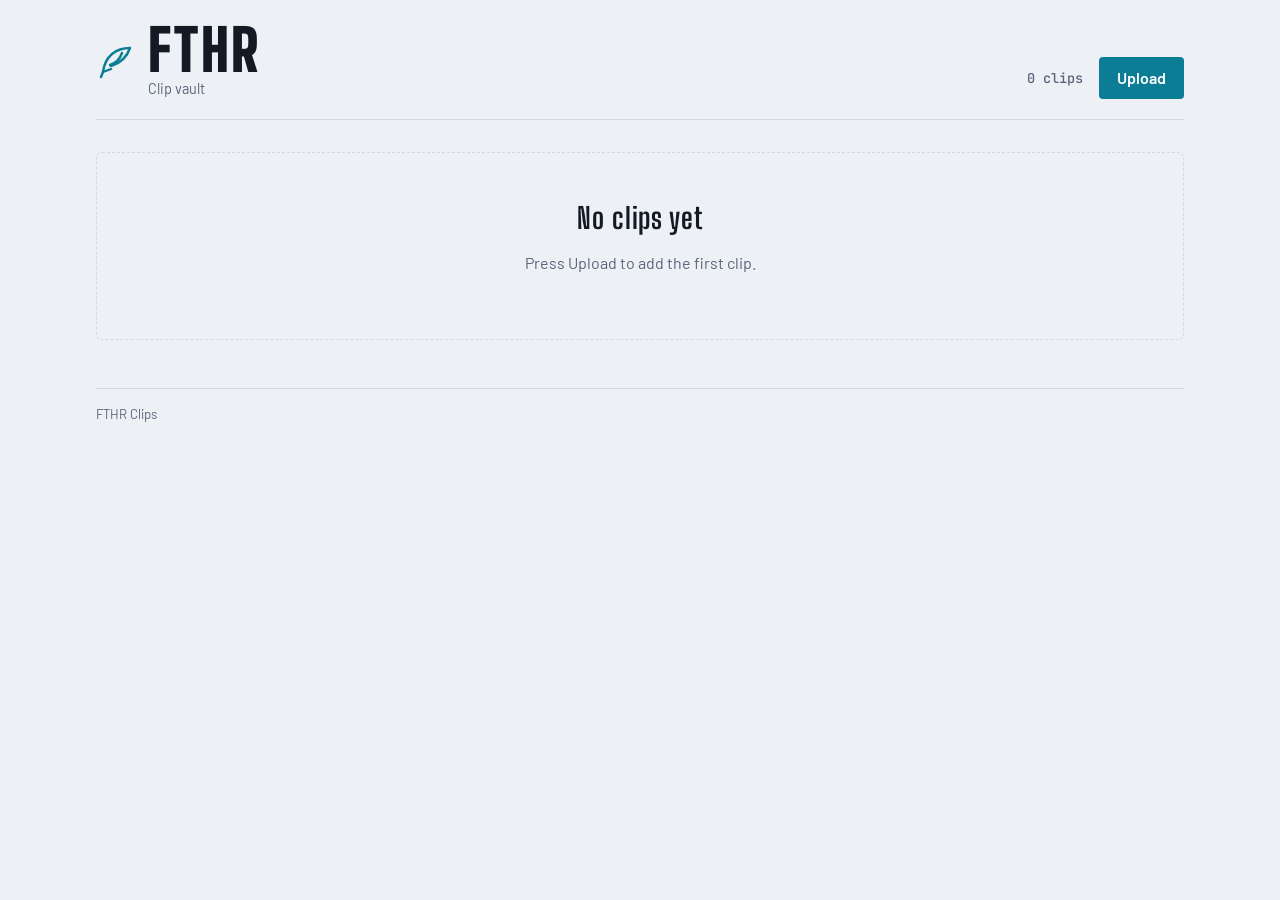
<file: index.html>
<!doctype html>
<html lang="en">
<head>
<meta charset="utf-8">
<meta name="viewport" content="width=device-width, initial-scale=1">
<title>FTHR Clips</title>
<meta name="description" content="FTHR clip vault. Watch and share gameplay clips.">
<link rel="preconnect" href="https://fonts.googleapis.com">
<link rel="preconnect" href="https://fonts.gstatic.com" crossorigin>
<link rel="stylesheet" href="https://fonts.googleapis.com/css2?family=Big+Shoulders+Display:wght@700;900&family=Barlow:wght@400;500;600&family=JetBrains+Mono:wght@500&display=swap">
<link rel="stylesheet" href="style.css">
</head>
<body>
<div class="wrap">
  <header class="mast">
    <a class="brand" href="./" aria-label="FTHR Clips home">
      <svg viewBox="0 0 40 40" fill="none" stroke="currentColor" stroke-width="2.4" stroke-linecap="round" stroke-linejoin="round" aria-hidden="true"><path d="M34 6C20 6 9 14 7 30l-2 5"/><path d="M34 6c-3 9-9 15-19 18"/><path d="M26 11c-2 6-6 10-12 12"/><path d="M7 30l8-3"/></svg>
      <div><h1>FTHR</h1><p>Clip vault</p></div>
    </a>
    <div class="right">
      <span class="count" id="count"></span>
      <a class="btn" href="upload.html">Upload</a>
    </div>
  </header>

  <nav class="chips" id="chips" aria-label="Filter by tag"></nav>
  <main id="main"></main>

  <footer><span>FTHR Clips</span></footer>
</div>

<script>
(function () {
  'use strict';
  var $ = function (id) { return document.getElementById(id); };
  var clips = [], tagFilter = 'all';

  function el(tag, cls, text) { var n = document.createElement(tag); if (cls) n.className = cls; if (text != null) n.textContent = text; return n; }
  function fmtDur(s) { if (!isFinite(s) || !s) return ''; s = Math.round(s); return Math.floor(s / 60) + ':' + String(s % 60).padStart(2, '0'); }
  function fmtDate(iso) { try { return new Date(iso).toLocaleDateString(undefined, { day: 'numeric', month: 'short', year: 'numeric' }); } catch (e) { return ''; } }

  function copyText(text, input, done) {
    function fallback() { input.hidden = false; input.focus(); input.select(); try { document.execCommand('copy'); } catch (e) { /* user can copy manually */ } done(); }
    if (navigator.clipboard && navigator.clipboard.writeText) navigator.clipboard.writeText(text).then(done, fallback); else fallback();
  }

  function clipCard(c, feature) {
    var card = el('article', 'card' + (feature ? ' feature' : ''));
    var a = el('a', 'thumb'); a.href = '?c=' + encodeURIComponent(c.id); a.setAttribute('aria-label', 'Watch ' + c.title);
    var v = document.createElement('video'); v.muted = true; v.preload = 'metadata'; v.setAttribute('playsinline', ''); v.src = 'clips/' + encodeURIComponent(c.file) + '#t=0.1'; a.appendChild(v);
    var p = el('span', 'play'); p.appendChild(document.createElement('i')); a.appendChild(p);
    if (c.dur) a.appendChild(el('span', 'dur', fmtDur(c.dur)));
    card.appendChild(a);
    var m = el('div', 'meta'), h = el('h2'), t = el('a', null, c.title); t.href = a.href; h.appendChild(t); m.appendChild(h);
    var r = el('div', 'row'); r.appendChild(el('span', 'tag', c.tag || 'Clip')); r.appendChild(el('span', null, fmtDate(c.date))); m.appendChild(r);
    card.appendChild(m); return card;
  }

  function renderList() {
    $('count').textContent = clips.length + (clips.length === 1 ? ' clip' : ' clips');
    var tags = []; clips.forEach(function (c) { if (c.tag && tags.indexOf(c.tag) < 0) tags.push(c.tag); });
    if (tagFilter !== 'all' && tags.indexOf(tagFilter) < 0) tagFilter = 'all';
    var chips = $('chips'); chips.innerHTML = '';
    if (tags.length) ['all'].concat(tags).forEach(function (t) {
      var b = el('button', 'chip', t === 'all' ? 'All' : t); b.type = 'button'; b.setAttribute('aria-pressed', String(t === tagFilter));
      b.onclick = function () { tagFilter = t; renderList(); }; chips.appendChild(b);
    });
    var main = $('main'); main.innerHTML = '';
    var list = clips.filter(function (c) { return tagFilter === 'all' || c.tag === tagFilter; });
    if (!list.length) {
      var e = el('div', 'empty'); e.appendChild(el('h2', null, clips.length ? 'Nothing under this tag' : 'No clips yet'));
      e.appendChild(el('p', null, clips.length ? 'Pick another tag above.' : 'Press Upload to add the first clip.')); main.appendChild(e); return;
    }
    var grid = el('div', 'grid'); list.forEach(function (c, i) { grid.appendChild(clipCard(c, i === 0 && tagFilter === 'all')); }); main.appendChild(grid);
  }

  function renderWatch(id) {
    $('chips').innerHTML = ''; $('count').textContent = '';
    var main = $('main'); main.innerHTML = '';
    var c = clips.filter(function (x) { return x.id === id; })[0];
    if (!c) {
      var e = el('div', 'empty'); e.appendChild(el('h2', null, 'Clip not found'));
      e.appendChild(el('p', null, 'If it was just uploaded, the site needs about a minute to publish it. Reload in a moment.'));
      var back = el('a', 'btn ghost', 'All clips'); back.href = './'; e.appendChild(back); main.appendChild(e); return;
    }
    document.title = c.title + ' | FTHR Clips';
    var w = el('section', 'watch'), v = document.createElement('video');
    v.controls = true; v.preload = 'metadata'; v.setAttribute('playsinline', ''); v.src = 'clips/' + encodeURIComponent(c.file); w.appendChild(v);
    w.appendChild(el('h2', null, c.title));
    var sub = el('div', 'sub'); if (c.tag) sub.appendChild(el('span', 'tag', c.tag)); sub.appendChild(el('span', null, fmtDate(c.date)));
    if (c.dur) sub.appendChild(el('span', null, fmtDur(c.dur))); w.appendChild(sub);
    var acts = el('div', 'actions');
    var share = el('button', 'btn', 'Copy link'), inp = el('input'); inp.type = 'text'; inp.value = location.href; inp.hidden = true; inp.setAttribute('aria-label', 'Clip link');
    share.type = 'button'; share.onclick = function () { copyText(location.href, inp, function () { share.textContent = 'Copied'; setTimeout(function () { share.textContent = 'Copy link'; }, 1600); }); };
    var dl = el('a', 'btn ghost', 'Open video file'); dl.href = v.src;
    var all = el('a', 'btn ghost', 'All clips'); all.href = './';
    acts.appendChild(share); acts.appendChild(inp); acts.appendChild(dl); acts.appendChild(all); w.appendChild(acts); main.appendChild(w);
  }

  function route() {
    var id = new URLSearchParams(location.search).get('c');
    if (id) renderWatch(id); else renderList();
  }

  async function loadClips() {
    try {
      var res = await fetch('clips.json?t=' + Date.now(), { cache: 'no-store' });
      if (!res.ok) throw new Error('HTTP ' + res.status);
      var d = await res.json(); clips = Array.isArray(d) ? d : [];
    } catch (e) {
      var main = $('main'); main.innerHTML = '';
      var box = el('div', 'empty'); box.appendChild(el('h2', null, 'Could not load clips'));
      box.appendChild(el('p', null, location.protocol === 'file:' ? 'Open this page through your live site or a local web server. Browsers block loading clips.json from a file:// address.' : 'clips.json is missing or unreadable. Check the repository.'));
      main.appendChild(box); return false;
    }
    return true;
  }

  loadClips().then(function (ok) { if (ok) route(); });
})();
</script>
</body>
</html>
</file>
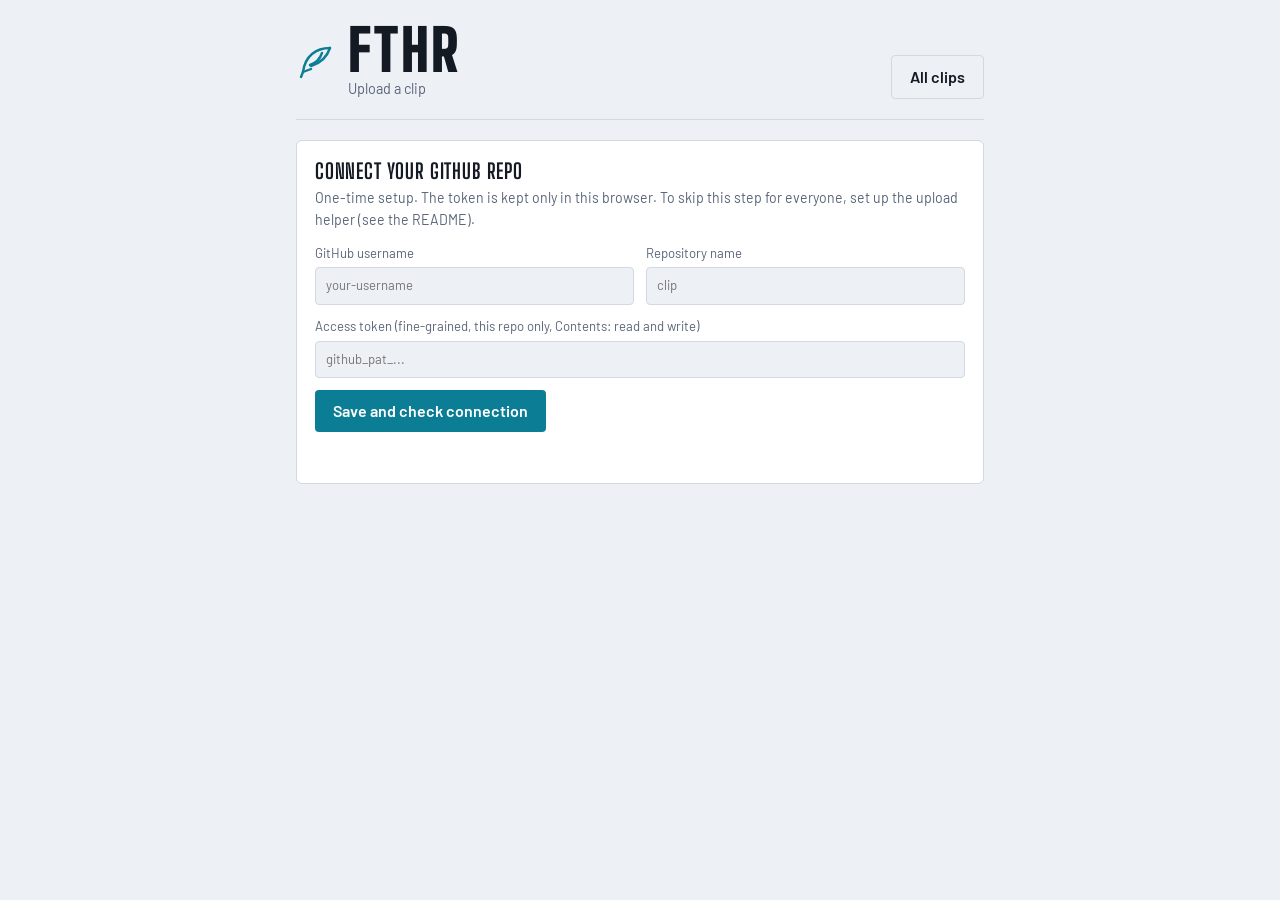
<file: upload.html>
<!doctype html>
<html lang="en">
<head>
<meta charset="utf-8">
<meta name="viewport" content="width=device-width, initial-scale=1">
<title>Upload | FTHR Clips</title>
<meta name="robots" content="noindex">
<link rel="preconnect" href="https://fonts.googleapis.com">
<link rel="preconnect" href="https://fonts.gstatic.com" crossorigin>
<link rel="stylesheet" href="https://fonts.googleapis.com/css2?family=Big+Shoulders+Display:wght@700;900&family=Barlow:wght@400;500;600&family=JetBrains+Mono:wght@500&display=swap">
<link rel="stylesheet" href="style.css">
</head>
<body>
<div class="wrap narrow">
  <header class="mast">
    <a class="brand" href="./" aria-label="FTHR Clips home">
      <svg viewBox="0 0 40 40" fill="none" stroke="currentColor" stroke-width="2.4" stroke-linecap="round" stroke-linejoin="round" aria-hidden="true"><path d="M34 6C20 6 9 14 7 30l-2 5"/><path d="M34 6c-3 9-9 15-19 18"/><path d="M26 11c-2 6-6 10-12 12"/><path d="M7 30l8-3"/></svg>
      <div><h1>FTHR</h1><p>Upload a clip</p></div>
    </a>
    <div class="right"><a class="btn ghost" href="./">All clips</a></div>
  </header>

  <section class="panel">
    <h2 id="panel-title">Upload a clip</h2>
    <p class="hint" id="panel-hint">Pick a video and press upload. You get a link to share with friends.</p>

    <form class="form" id="setup" autocomplete="off" hidden>
      <label>GitHub username <input type="text" id="s-owner" placeholder="your-username" spellcheck="false"></label>
      <label>Repository name <input type="text" id="s-repo" placeholder="clip" spellcheck="false"></label>
      <label class="full">Access token (fine-grained, this repo only, Contents: read and write)
        <input type="password" id="s-token" placeholder="github_pat_..." spellcheck="false">
      </label>
      <div class="full"><button class="btn" id="s-save" type="submit">Save and check connection</button></div>
    </form>

    <form class="form" id="upform" autocomplete="off" hidden>
      <label class="full"><span id="file-label">Video file</span>
        <input type="file" id="u-file" accept="video/*">
      </label>
      <label>Title <input type="text" id="u-title" maxlength="80" placeholder="1v4 clutch on Ascent"></label>
      <label>Tag <input type="text" id="u-tag" maxlength="24" placeholder="Valorant"></label>
      <div><button class="btn" id="u-go" type="submit">Upload and get link</button></div>
    </form>

    <p class="status" id="status" role="status"></p>
    <div class="result" id="result" hidden></div>
    <p class="note" id="who" hidden></p>
  </section>
</div>

<script>
(function () {
  'use strict';

  // <core> Upload helpers. Kept free of DOM access so they can be tested on their own.
  var API = 'https://api.github.com';
  var MAX_BYTES_TOKEN = 50 * 1024 * 1024;
  var MAX_BYTES_HELPER = 25 * 1024 * 1024;

  function encodePath(p) { return p.split('/').map(encodeURIComponent).join('/'); }
  function utf8ToB64(str) {
    var bytes = new TextEncoder().encode(str), bin = '', i, CH = 0x8000;
    for (i = 0; i < bytes.length; i += CH) bin += String.fromCharCode.apply(null, bytes.subarray(i, i + CH));
    return btoa(bin);
  }
  function b64ToUtf8(b64) {
    var bin = atob(String(b64).replace(/\s/g, '')), bytes = new Uint8Array(bin.length), i;
    for (i = 0; i < bin.length; i++) bytes[i] = bin.charCodeAt(i);
    return new TextDecoder().decode(bytes);
  }
  function ghError(res, body) {
    var msg = (body && body.message) || ('HTTP ' + res.status);
    var e = new Error(res.status === 401 ? 'GitHub rejected the token. Check that it is correct and has not expired.' :
      res.status === 403 ? 'GitHub refused the request (' + msg + '). The token may lack Contents: read and write on this repo.' :
      res.status === 404 ? 'Repository or file not found. Check the username, repository name and token access.' : msg);
    e.status = res.status; return e;
  }
  async function gh(cfg, method, path, body) {
    var res = await fetch(API + path, {
      method: method,
      headers: { 'Accept': 'application/vnd.github+json', 'Authorization': 'Bearer ' + cfg.token, 'X-GitHub-Api-Version': '2022-11-28', 'Content-Type': 'application/json' },
      body: body ? JSON.stringify(body) : undefined
    });
    var data = null; try { data = await res.json(); } catch (e) { data = null; }
    if (!res.ok) throw ghError(res, data);
    return data;
  }
  function repoPath(cfg) { return '/repos/' + encodeURIComponent(cfg.owner) + '/' + encodeURIComponent(cfg.repo); }
  async function repoInfo(cfg) {
    var d = await gh(cfg, 'GET', repoPath(cfg));
    return { branch: d.default_branch, canPush: !!(d.permissions && d.permissions.push) };
  }
  async function getFile(cfg, path) {
    try {
      var d = await gh(cfg, 'GET', repoPath(cfg) + '/contents/' + encodePath(path) + '?ref=' + encodeURIComponent(cfg.branch));
      return { sha: d.sha, text: b64ToUtf8(d.content || '') };
    } catch (e) { if (e.status === 404) return null; throw e; }
  }
  async function putFile(cfg, path, b64, message, sha) {
    var body = { message: message, content: b64, branch: cfg.branch };
    if (sha) body.sha = sha;
    return gh(cfg, 'PUT', repoPath(cfg) + '/contents/' + encodePath(path), body);
  }
  async function updateManifest(cfg, mutate, message) {
    var attempt, last;
    for (attempt = 0; attempt < 3; attempt++) {
      var f = await getFile(cfg, 'clips.json'), list = [];
      if (f) { try { list = JSON.parse(f.text); } catch (e) { throw new Error('clips.json in the repo is not valid JSON. Fix or delete it, then try again.'); } }
      if (!Array.isArray(list)) throw new Error('clips.json in the repo must be a list.');
      list = mutate(list.slice());
      try {
        await putFile(cfg, 'clips.json', utf8ToB64(JSON.stringify(list, null, 2) + '\n'), message, f ? f.sha : undefined);
        return list;
      } catch (e) { last = e; if (e.status !== 409 && e.status !== 422) throw e; }
    }
    throw last;
  }
  function newId() {
    var a = new Uint8Array(5), s = '', i;
    (self.crypto || window.crypto).getRandomValues(a);
    for (i = 0; i < a.length; i++) s += a[i].toString(36).padStart(2, '0').slice(-2);
    return s.slice(0, 8);
  }
  function safeExt(name) {
    var m = /\.([A-Za-z0-9]{2,5})$/.exec(name || ''), e = m ? m[1].toLowerCase() : '';
    return ['mp4', 'webm', 'mov', 'm4v', 'ogv'].indexOf(e) >= 0 ? e : 'mp4';
  }
  // Mode 1: upload straight to GitHub with the owner's token.
  async function uploadWithToken(cfg, b64, ext, meta) {
    var id = newId(), file = id + '.' + ext;
    await putFile(cfg, 'clips/' + file, b64, 'Add clip ' + id);
    var entry = { id: id, title: meta.title, tag: meta.tag, file: file, date: new Date().toISOString(), size: meta.size, dur: meta.dur };
    try { await updateManifest(cfg, function (l) { l.unshift(entry); return l; }, 'List clip ' + id); }
    catch (e) { e.uploadedFile = file; throw e; }
    return { id: id, file: file };
  }
  // Mode 2: send to the upload helper (Cloudflare Worker), no login needed.
  async function uploadWithHelper(endpoint, b64, ext, meta) {
    var res;
    try {
      res = await fetch(endpoint, {
        method: 'POST',
        headers: { 'Content-Type': 'text/plain', 'X-Title': encodeURIComponent(meta.title), 'X-Tag': encodeURIComponent(meta.tag), 'X-Ext': ext, 'X-Size': String(meta.size), 'X-Dur': String(meta.dur) },
        body: b64
      });
    } catch (e) { throw new Error('Could not reach the upload helper. Check your connection, and that the helper address in config.json is correct.'); }
    var data = null; try { data = await res.json(); } catch (e) { data = null; }
    if (!res.ok || !data || !data.id) {
      var err = new Error((data && data.error) || 'The upload helper returned an error (' + res.status + ').');
      if (data && data.file) err.uploadedFile = data.file;
      throw err;
    }
    return { id: data.id, file: data.file };
  }
  // </core>

  if (typeof document === 'undefined') { self.__core = { uploadWithToken: uploadWithToken, uploadWithHelper: uploadWithHelper, repoInfo: repoInfo, utf8ToB64: utf8ToB64, b64ToUtf8: b64ToUtf8, safeExt: safeExt, newId: newId }; return; }

  // ---------- page ----------
  var $ = function (id) { return document.getElementById(id); };
  var LS = 'fthr.github';
  var cfg = null, endpoint = '', busy = false;

  function el(tag, cls, text) { var n = document.createElement(tag); if (cls) n.className = cls; if (text != null) n.textContent = text; return n; }
  function fmtMB(b) { return (b / 1048576).toFixed(1) + ' MB'; }
  function setStatus(msg, kind) { var s = $('status'); s.textContent = msg || ''; s.className = 'status' + (kind ? ' ' + kind : ''); }

  function loadCfg() { try { var c = JSON.parse(localStorage.getItem(LS) || 'null'); return c && c.owner && c.repo && c.token ? c : null; } catch (e) { return null; } }
  function storeCfg(c) { try { localStorage.setItem(LS, JSON.stringify(c)); } catch (e) { /* token stays in memory for this visit */ } }
  function forgetCfg() { try { localStorage.removeItem(LS); } catch (e) { /* ignore */ } }

  function detect() {
    var h = location.hostname;
    if (/\.github\.io$/i.test(h)) {
      var seg = location.pathname.split('/').filter(Boolean)[0];
      return { owner: h.split('.')[0], repo: seg && seg !== 'upload' && !/\.html?$/i.test(seg) ? seg : h };
    }
    return { owner: '', repo: '' };
  }
  function siteBase() {
    var local = !/^https?:$/.test(location.protocol) || /^(localhost|127\.|\[::1\])/.test(location.hostname);
    if (!local) return location.origin + location.pathname.replace(/[^/]*$/, '');
    if (cfg) { var o = cfg.owner, r = cfg.repo; return r.toLowerCase() === (o + '.github.io').toLowerCase() ? 'https://' + o + '.github.io/' : 'https://' + o + '.github.io/' + r + '/'; }
    return location.origin + location.pathname.replace(/[^/]*$/, '');
  }

  function copyText(text, input, done) {
    function fallback() { input.focus(); input.select(); try { document.execCommand('copy'); } catch (e) { /* user can copy manually */ } done(); }
    if (navigator.clipboard && navigator.clipboard.writeText) navigator.clipboard.writeText(text).then(done, fallback); else fallback();
  }
  function linkRow(label, url) {
    var r = el('div', 'linkrow'), l = el('label', null, label), i = el('input'), b = el('button', 'btn ghost', 'Copy');
    i.type = 'text'; i.readOnly = true; i.value = url; i.setAttribute('aria-label', label); b.type = 'button';
    i.addEventListener('focus', function () { i.select(); });
    b.onclick = function () { copyText(url, i, function () { b.textContent = 'Copied'; setTimeout(function () { b.textContent = 'Copy'; }, 1600); }); };
    r.appendChild(l); r.appendChild(i); r.appendChild(b); return r;
  }

  function maxBytes() { return endpoint ? MAX_BYTES_HELPER : MAX_BYTES_TOKEN; }
  function showMode() {
    var ready = !!endpoint || !!cfg;
    $('setup').hidden = ready; $('upform').hidden = !ready;
    $('file-label').textContent = 'Video file (MP4 works best, up to ' + Math.round(maxBytes() / 1048576) + ' MB)';
    $('panel-title').textContent = ready ? 'Upload a clip' : 'Connect your GitHub repo';
    $('panel-hint').textContent = ready ? 'Pick a video and press upload. You get a link to share with friends.' : 'One-time setup. The token is kept only in this browser. To skip this step for everyone, set up the upload helper (see the README).';
    var who = $('who'); who.hidden = !(cfg && !endpoint); who.innerHTML = '';
    if (cfg && !endpoint) { who.textContent = 'Connected to ' + cfg.owner + '/' + cfg.repo + ' (' + cfg.branch + '). '; var b = el('button', 'rm', 'Disconnect'); b.type = 'button'; b.onclick = function () { forgetCfg(); cfg = null; $('result').hidden = true; setStatus(''); showMode(); }; who.appendChild(b); }
  }

  $('setup').addEventListener('submit', async function (e) {
    e.preventDefault(); if (busy) return;
    var c = { owner: $('s-owner').value.trim(), repo: $('s-repo').value.trim().replace(/\.git$/, ''), token: $('s-token').value.trim() };
    if (!c.owner || !c.repo || !c.token) { setStatus('Fill in the username, repository and token.', 'err'); return; }
    busy = true; $('s-save').disabled = true; setStatus('Checking connection…');
    try {
      var info = await repoInfo(c);
      if (!info.canPush) throw new Error('This token can read the repo but not write to it. Give it Contents: read and write.');
      c.branch = info.branch; storeCfg(c); cfg = c; $('s-token').value = ''; setStatus('Connected.', 'ok'); showMode();
    } catch (err) { setStatus(err.message || 'Could not connect.', 'err'); }
    busy = false; $('s-save').disabled = false;
  });

  function readB64(file) {
    return new Promise(function (res, rej) {
      var r = new FileReader();
      r.onload = function () { var s = String(r.result), i = s.indexOf(','); res(s.slice(i + 1)); };
      r.onerror = function () { rej(new Error('Could not read that file.')); };
      r.readAsDataURL(file);
    });
  }
  function readDur(file) {
    return new Promise(function (res) {
      var url = URL.createObjectURL(file), v = document.createElement('video'), done = false;
      function fin(d) { if (done) return; done = true; URL.revokeObjectURL(url); res(isFinite(d) ? Math.round(d) : 0); }
      v.preload = 'metadata'; v.onloadedmetadata = function () { fin(v.duration); }; v.onerror = function () { fin(0); };
      setTimeout(function () { fin(0); }, 5000); v.src = url;
    });
  }

  $('upform').addEventListener('submit', async function (e) {
    e.preventDefault(); if (busy) return;
    var file = $('u-file').files[0];
    if (!file) { setStatus('Choose a video file first.', 'err'); return; }
    if (file.type && file.type.indexOf('video/') !== 0) { setStatus('That is not a video file.', 'err'); return; }
    if (file.size > maxBytes()) { setStatus('That file is ' + fmtMB(file.size) + '. The limit is ' + Math.round(maxBytes() / 1048576) + ' MB. Trim or compress it first.', 'err'); return; }
    busy = true; $('u-go').disabled = true; $('result').hidden = true;
    try {
      setStatus('Uploading ' + fmtMB(file.size) + '… keep this tab open.');
      var b64 = await readB64(file), dur = await readDur(file);
      var meta = { title: $('u-title').value.trim() || file.name.replace(/\.[^.]+$/, ''), tag: $('u-tag').value.trim(), size: file.size, dur: dur };
      var ext = safeExt(file.name);
      var out = endpoint ? await uploadWithHelper(endpoint, b64, ext, meta) : await uploadWithToken(cfg, b64, ext, meta);
      var base = siteBase(), r = $('result'); r.innerHTML = '';
      r.appendChild(el('h3', null, 'Your clip is uploaded'));
      r.appendChild(linkRow('Share this link with friends', base + '?c=' + out.id));
      r.appendChild(linkRow('Direct video link (works for Discord embeds)', base + 'clips/' + out.file));
      r.appendChild(el('p', 'note', 'The site needs about a minute to publish new clips. If a friend sees "not found" right away, ask them to reload shortly.'));
      r.hidden = false; setStatus('Done.', 'ok'); $('upform').reset();
    } catch (err) {
      if (err.uploadedFile) setStatus('The video was saved as clips/' + err.uploadedFile + ' but could not be added to the list (' + err.message + '). Its direct link will still work once the site publishes.', 'err');
      else setStatus(err.message || 'Upload failed.', 'err');
    }
    busy = false; $('u-go').disabled = false;
  });

  // ---------- start ----------
  cfg = loadCfg();
  if (cfg && !cfg.branch) cfg.branch = 'main';
  var d = detect(); $('s-owner').value = d.owner; $('s-repo').value = d.repo;
  fetch('config.json?t=' + Date.now(), { cache: 'no-store' })
    .then(function (r) { return r.ok ? r.json() : {}; })
    .then(function (c) { var u = c && typeof c.uploadEndpoint === 'string' ? c.uploadEndpoint.trim() : ''; if (/^https:\/\//i.test(u)) endpoint = u; })
    .catch(function () { /* no helper configured: token mode */ })
    .then(showMode);
})();
</script>
</body>
</html>
</file>
<file: style.css>
/* Layout: slim masthead, tag filter row, 16:9 clip grid with the newest clip double-wide. A clip has its own watch page at ?c=ID. */
:root {
  --bg: #0d1016; --surface: #151a23; --line: #262d3a; --fg: #e8edf4; --muted: #8f9bb0;
  --accent: #5fd4ea; --accent-ink: #06222a; --danger: #ff7a7a; --ok: #6ee7a0;
  --font-display: "Big Shoulders Display", "Arial Narrow", Impact, sans-serif;
  --font-body: "Barlow", system-ui, -apple-system, "Segoe UI", sans-serif;
  --font-mono: "JetBrains Mono", ui-monospace, "SF Mono", Menlo, monospace;
  color-scheme: dark;
}
@media (prefers-color-scheme: light) {
  :root {
    --bg: #edf0f4; --surface: #ffffff; --line: #d3d9e2; --fg: #131a24; --muted: #596579;
    --accent: #0b7d94; --accent-ink: #ffffff; --danger: #c0392b; --ok: #15803d; color-scheme: light;
  }
}
* { box-sizing: border-box; }
html { background: var(--bg); }
body { margin: 0; background: var(--bg); color: var(--fg); font: 400 16px/1.5 var(--font-body); }
[hidden] { display: none !important; }
a { color: inherit; }
button, input { font: inherit; color: inherit; }
:focus-visible { outline: 2px solid var(--accent); outline-offset: 2px; }
.wrap { max-width: 1120px; margin: 0 auto; padding-inline: 16px; padding-block: 24px 64px; }

.mast { display: flex; flex-wrap: wrap; align-items: flex-end; justify-content: space-between; gap: 16px; padding-bottom: 20px; border-bottom: 1px solid var(--line); }
.brand { display: flex; align-items: center; gap: 12px; min-width: 0; text-decoration: none; }
.brand svg { width: 40px; height: 40px; flex: none; color: var(--accent); }
.brand h1 { margin: 0; font: 900 clamp(2.4rem, 8vw, 3.6rem)/0.9 var(--font-display); letter-spacing: 0.04em; text-transform: uppercase; }
.brand p { margin: 2px 0 0; color: var(--muted); font-size: 0.9rem; }
.mast .right { display: flex; align-items: center; gap: 16px; }
.count { font: 500 0.85rem var(--font-mono); color: var(--muted); }
.btn { background: var(--accent); color: var(--accent-ink); border: 0; border-radius: 4px; padding: 9px 18px; font-weight: 600; cursor: pointer; text-decoration: none; display: inline-block; }
.btn.ghost { background: transparent; color: var(--fg); border: 1px solid var(--line); }
.btn:disabled { opacity: 0.55; cursor: wait; }

.chips { display: flex; flex-wrap: wrap; gap: 8px; padding-block: 16px; }
.chip { border: 1px solid var(--line); background: transparent; border-radius: 999px; padding: 4px 14px; cursor: pointer; font-size: 0.9rem; color: var(--muted); }
.chip[aria-pressed="true"] { background: var(--accent); border-color: var(--accent); color: var(--accent-ink); font-weight: 600; }

.grid { display: grid; grid-template-columns: repeat(auto-fill, minmax(min(100%, 300px), 1fr)); gap: 20px; }
@media (min-width: 900px) { .card.feature { grid-column: span 2; } }
.card { display: flex; flex-direction: column; min-width: 0; background: var(--surface); border: 1px solid var(--line); border-radius: 6px; overflow: hidden; }
.thumb { position: relative; display: block; width: 100%; aspect-ratio: 16 / 9; background: #05070b; overflow: hidden; text-decoration: none; }
.thumb video { width: 100%; height: 100%; object-fit: cover; display: block; pointer-events: none; }
.thumb .play { position: absolute; inset: 0; display: grid; place-items: center; }
.thumb .play i { width: 56px; height: 56px; border-radius: 50%; background: rgba(5, 7, 11, 0.62); border: 2px solid #fff; display: grid; place-items: center; }
.thumb .play i::after { content: ""; border-left: 16px solid #fff; border-block: 10px solid transparent; margin-left: 4px; }
.thumb .dur { position: absolute; right: 8px; bottom: 8px; background: rgba(5, 7, 11, 0.8); color: #fff; font: 500 0.75rem var(--font-mono); padding: 2px 6px; border-radius: 3px; }
.meta { display: flex; flex-direction: column; gap: 6px; padding: 14px 16px 16px; min-width: 0; }
.meta h2 { margin: 0; font: 700 1.35rem/1.1 var(--font-display); letter-spacing: 0.02em; overflow-wrap: anywhere; }
.meta h2 a { text-decoration: none; }
.feature .meta h2 { font-size: 1.9rem; }
.row { display: flex; flex-wrap: wrap; align-items: center; justify-content: space-between; gap: 8px; color: var(--muted); font-size: 0.85rem; }
.tag { font: 500 0.72rem var(--font-mono); text-transform: uppercase; letter-spacing: 0.08em; color: var(--accent); }
.rm { align-self: flex-start; background: none; border: 1px solid var(--line); border-radius: 4px; padding: 2px 10px; cursor: pointer; color: var(--muted); font-size: 0.8rem; }
.rm.sure { border-color: var(--danger); color: var(--danger); }

.empty { border: 1px dashed var(--line); border-radius: 6px; padding: 48px 20px; text-align: center; color: var(--muted); }
.empty h2 { margin: 0 0 6px; font: 700 1.8rem var(--font-display); color: var(--fg); letter-spacing: 0.03em; }

.watch video { width: 100%; max-height: 78vh; background: #000; border-radius: 6px; display: block; }
.watch h2 { margin: 16px 0 4px; font: 900 clamp(1.8rem, 5vw, 2.6rem)/1 var(--font-display); letter-spacing: 0.02em; overflow-wrap: anywhere; }
.watch .sub { color: var(--muted); font-size: 0.9rem; display: flex; flex-wrap: wrap; gap: 12px; align-items: center; }
.actions { display: flex; flex-wrap: wrap; gap: 10px; margin-top: 16px; }

.panel { margin-block: 20px; padding: 18px; border: 1px solid var(--line); border-radius: 6px; background: var(--surface); }
.panel h2 { margin: 0 0 4px; font: 700 1.3rem var(--font-display); letter-spacing: 0.04em; text-transform: uppercase; }
.panel p.hint { margin: 0 0 14px; color: var(--muted); font-size: 0.88rem; }
.form { display: grid; grid-template-columns: repeat(auto-fit, minmax(min(100%, 220px), 1fr)); gap: 12px; align-items: end; }
.form label { display: flex; flex-direction: column; gap: 4px; font-size: 0.82rem; color: var(--muted); min-width: 0; }
.form input[type="text"], .form input[type="password"] { background: var(--bg); border: 1px solid var(--line); border-radius: 4px; padding: 8px 10px; min-width: 0; width: 100%; }
.form input[type="file"] { width: 100%; min-width: 0; }
.form .full { grid-column: 1 / -1; }
.tabs { display: flex; gap: 8px; margin-bottom: 14px; }
.status { margin: 12px 0 0; min-height: 1.4em; font-size: 0.9rem; color: var(--muted); overflow-wrap: anywhere; }
.status.err { color: var(--danger); }
.status.ok { color: var(--ok); }
.result { margin-top: 14px; padding: 14px; border: 1px solid var(--accent); border-radius: 6px; display: grid; gap: 10px; }
.result h3 { margin: 0; font: 700 1.2rem var(--font-display); letter-spacing: 0.03em; }
.linkrow { display: flex; flex-wrap: wrap; gap: 8px; align-items: center; }
.linkrow label { flex: 0 0 100%; font-size: 0.78rem; color: var(--muted); }
.linkrow input { flex: 1 1 220px; min-width: 0; background: var(--bg); border: 1px solid var(--line); border-radius: 4px; padding: 8px 10px; font: 500 0.82rem var(--font-mono); }
.note { color: var(--muted); font-size: 0.85rem; margin: 0; }
footer { margin-top: 48px; padding-top: 16px; border-top: 1px solid var(--line); display: flex; justify-content: space-between; gap: 12px; flex-wrap: wrap; color: var(--muted); font-size: 0.82rem; }
footer button { background: none; border: 0; padding: 0; color: var(--muted); text-decoration: underline; cursor: pointer; }
@media (prefers-reduced-motion: no-preference) { .card { transition: border-color 0.15s; } .card:hover { border-color: var(--accent); } }

.wrap.narrow { max-width: 720px; }
.actions input { background: var(--bg); border: 1px solid var(--line); border-radius: 4px; padding: 8px 10px; font: 500 0.82rem var(--font-mono); min-width: 0; flex: 1 1 220px; }
</file>
